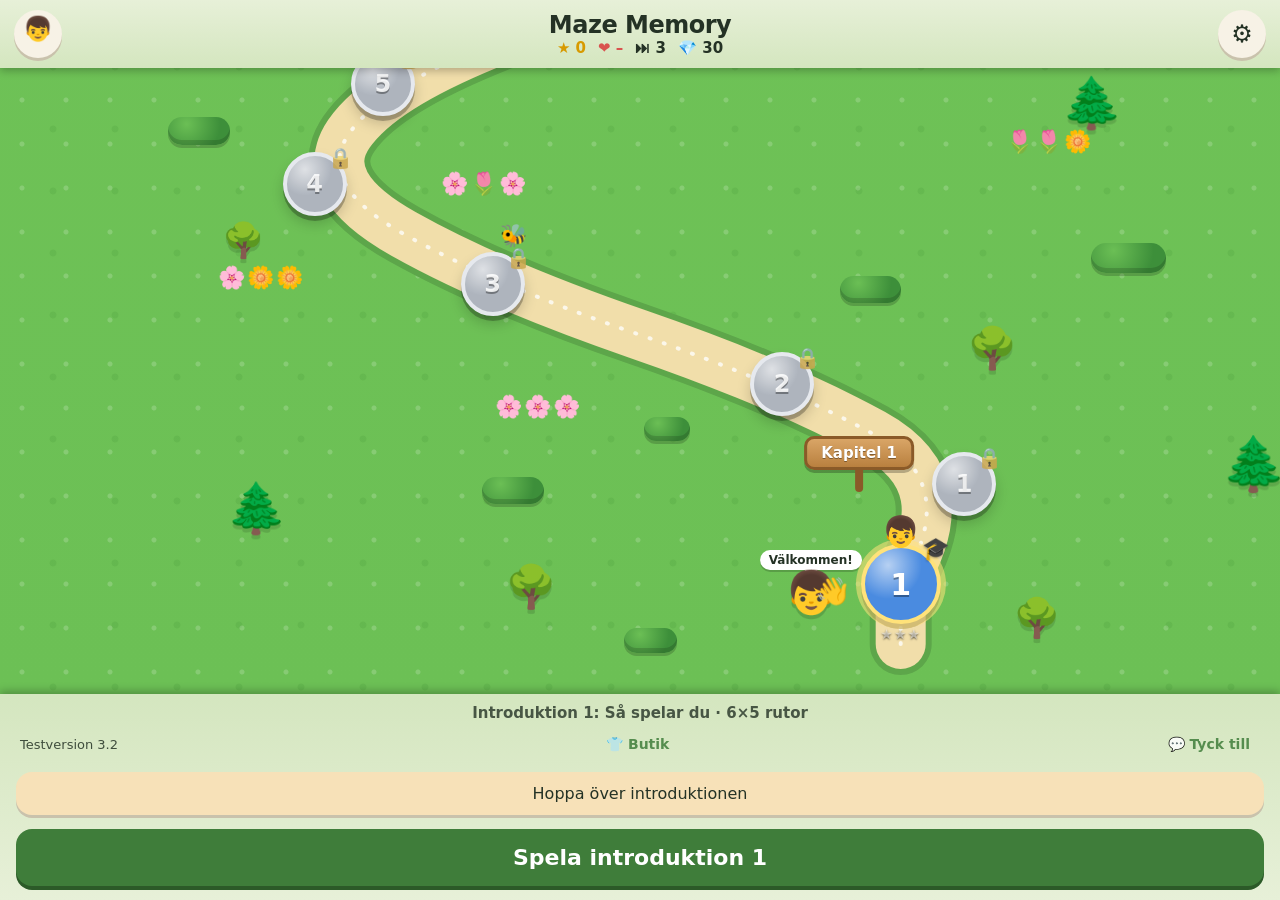
<file: web/index.html>
<!doctype html>
<html lang="sv">
<head>
  <meta charset="utf-8">
  <meta name="viewport" content="width=device-width, initial-scale=1, maximum-scale=1, user-scalable=no, viewport-fit=cover">
  <meta name="apple-mobile-web-app-capable" content="yes">
  <title>Maze Memory</title>
  <link rel="icon" href="icons/icon-192.png">
  <link rel="apple-touch-icon" href="icons/icon-180.png">
  <link rel="manifest" href="manifest.webmanifest">
  <meta name="theme-color" content="#3f7d3a">
  <meta name="apple-mobile-web-app-title" content="Maze Memory">
  <link rel="stylesheet" href="style.css">
</head>
<body>
  <!-- Startskärm -->
  <div id="splash">
    <svg class="art" viewBox="0 0 360 420" aria-hidden="true">
      <defs>
        <radialGradient id="glow" cx="50%" cy="50%" r="50%"><stop offset="0" stop-color="#8fd9f2"/><stop offset="1" stop-color="#8fd9f2" stop-opacity="0"/></radialGradient>
      </defs>
      <ellipse cx="180" cy="210" rx="180" ry="200" fill="url(#glow)"/>
      <!-- häckar -->
      <g fill="#3f9a3a" stroke="#256b2a" stroke-width="3" stroke-linejoin="round">
        <rect x="30" y="250" width="300" height="24" rx="12"/>
        <rect x="30" y="250" width="24" height="130" rx="12"/>
        <rect x="306" y="250" width="24" height="130" rx="12"/>
        <rect x="30" y="356" width="300" height="24" rx="12"/>
        <rect x="90" y="250" width="24" height="76" rx="12"/>
        <rect x="150" y="304" width="24" height="76" rx="12"/>
        <rect x="210" y="250" width="24" height="76" rx="12"/>
        <rect x="210" y="304" width="96" height="24" rx="12"/>
        <rect x="90" y="304" width="84" height="24" rx="12"/>
      </g>
      <path d="M 66 344 L 66 290 L 132 290 L 132 344 L 192 344 L 192 290 L 258 290 L 258 344 L 294 344" fill="none" stroke="#ff4f8b" stroke-width="9" stroke-linecap="round" stroke-linejoin="round" opacity=".95"/>
      <!-- gubben -->
      <g transform="translate(66 322)">
        <ellipse cx="0" cy="24" rx="20" ry="6" fill="#2f6fb4" opacity=".6"/>
        <circle cx="0" cy="4" r="17" fill="#f3a04a" stroke="#c16f1e" stroke-width="2"/>
        <path d="M -15 -8 L -13 -26 L -2 -14 Z M 15 -8 L 13 -26 L 2 -14 Z" fill="#f3a04a" stroke="#c16f1e" stroke-width="2" stroke-linejoin="round"/>
        <circle cx="-6" cy="2" r="3" fill="#2b2b2b"/><circle cx="6" cy="2" r="3" fill="#2b2b2b"/>
        <path d="M -4 9 Q 0 13 4 9" fill="none" stroke="#7a3d10" stroke-width="2" stroke-linecap="round"/>
      </g>
      <!-- stjärnan -->
      <path transform="translate(294 330)" d="M0 -16 L5 -5 L17 -4 L8 4 L11 16 L0 10 L-11 16 L-8 4 L-17 -4 L-5 -5 Z" fill="#ffd25a" stroke="#c9961a" stroke-width="2.5" stroke-linejoin="round"/>
    </svg>
    <div class="logo"><span class="l1">Maze</span><span class="l2">Memory</span><small>Minns vägen ut</small></div>
    <div class="load"><div id="load-fill"></div><span id="load-pct">0%</span></div>
    <div class="ver">version 1.7</div>
  </div>

  <canvas id="scene"></canvas>
  <div id="danger" class="hidden"></div>
  <div id="rear" class="hidden"><span>Bakom dig</span></div>

  <!-- HUD -->
  <div id="hud" class="hidden">
    <div class="hud-row">
      <span id="hud-level">Bana 1</span>
      <span id="hud-lives">❤❤❤</span>
      <span id="hud-wrong">✗ 0</span>
    </div>
    <div class="bar"><div id="bar-fill"></div></div>
    <div id="hud-phase">Studera kartan</div>
  </div>

  <button id="leave" class="round hidden" aria-label="Lämna banan">✕</button>
  <div id="levelcard" class="hidden"><b id="lc-title"></b><span id="lc-sub"></span><span id="lc-note"></span></div>
  <div id="hint" class="hidden"></div>
  <div id="pop"></div>
  <button id="demo-cta" class="hidden">📲 Ladda ner</button>
  <button id="ready" class="hidden">Jag är redo</button>
  <button id="back-study" class="round hidden" aria-label="Tillbaka till menyn">←</button>
  <button id="peek-close" class="hidden">Stäng kartan</button>
  <button id="tilt" class="round hidden" aria-label="Ändra vinkeln på kartan">◢</button>

  <div id="compass" class="hidden"><div id="needle"><span>N</span></div><span id="peek-count" class="hidden"></span></div>

  <div id="controls" class="hidden">
    <button data-rel="left" aria-label="Vänster">←</button>
    <button data-rel="forward" aria-label="Rakt fram">↑</button>
    <button data-rel="right" aria-label="Höger">→</button>
    <button id="hide" class="hide hidden">Göm dig i tunnan</button>
    <button id="unhide" class="hide hidden">Kom fram</button>
    <button data-rel="back" aria-label="Vänd tillbaka" class="back">↩ Vänd</button>
  </div>

  <!-- Meny: bankarta -->
  <div id="menu" class="menu">
    <div class="menu-top">
      <button id="hero-btn" class="round" aria-label="Välj figur"><span id="hero-emoji">👦</span><small id="hero-name"></small></button>
      <div class="menu-title">
        <h1>Maze Memory</h1>
        <div class="menu-stats"><span id="stat-stars">★ 0</span><span id="stat-lives">❤ 3</span><span id="stat-skips">⏭ 3</span><span id="stat-gems">💎 30</span></div>
      </div>
      <button id="settings-btn" class="round" aria-label="Inställningar">⚙</button>
    </div>

    <div id="map" class="map"><div id="map-inner" class="map-inner"></div></div>

    <div class="menu-bottom">
      <div id="lvl-info" class="info"></div>
      <div class="menu-foot"><span id="version"></span><button id="shop-btn" class="linkish">👕 Butik</button><button id="feedback-btn" class="linkish">💬 Tyck till</button></div>
      <button id="skip-intro" class="hidden">Hoppa över introduktionen</button>
      <button id="play" class="primary">Spela</button>
    </div>
  </div>

  <!-- Inställningar -->
  <div id="sheet-settings" class="panel sheet hidden">
    <h1>Inställningar</h1>

    <h2>Spelläge</h2>
    <div class="seg" id="seg-mode">
      <button data-v="navigator">Navigator<small>Hitta vägen själv</small></button>
      <button data-v="memory" class="on">Memory<small>Vägen är markerad</small></button>
    </div>
    <p class="note">Memory: den rosa linjen visar rätt väg medan du studerar kartan. Navigator: ingen linje, du hittar vägen själv med blicken och memorerar den. Det är svårare.</p>

    <h2>Extra</h2>
    <label class="chk"><input id="opt-monsters" type="checkbox"> Monsterbanor (tillval)</label>
    <p class="note">Några banor får ett monster som jagar dig. Du kan gömma dig i tunnor. Det är svårare, och inget du behöver.</p>

    <h2>Ljud</h2>
    <label class="chk"><input id="snd-sfx" type="checkbox" checked> Ljudeffekter</label>
    <label class="chk"><input id="snd-music" type="checkbox" checked> Musik</label>

    <h2>Tempo</h2>
    <div class="seg" id="seg-diff">
      <button data-v="easy">Lugnt</button>
      <button data-v="medium" class="on">Normalt</button>
      <button data-v="hard">Snabbt</button>
    </div>

    <details>
      <summary>Testinställningar</summary>
      <label>Labyrintstorlek (rutor per sida, 0 = enligt bana)
        <input id="dbg-size" type="number" min="0" max="40" value="0">
      </label>
      <label>Studietid (sek, 0 = enligt tempo)
        <input id="dbg-study" type="number" min="0" max="120" value="0">
      </label>
      <label>Kameravridning (grader/sek, lägre = lugnare)
        <input id="dbg-cam" type="number" min="10" max="360" step="5" value="60">
      </label>
      <label>Vändning (grader/sek, högre = snabbare)
        <input id="dbg-uturn" type="number" min="60" max="720" step="20" value="280">
      </label>
      <label>Tidsgräns, faktor
        <input id="dbg-time" type="number" min="0.3" max="5" step="0.1" value="1">
      </label>
      <label>Lås upp alla banor (ingen progression)
        <input id="dbg-levels" type="checkbox">
      </label>
      <label>Lås upp alla figurer
        <input id="dbg-unlock" type="checkbox">
      </label>
      <button id="reset-save">Nollställ sparad progress</button>
    </details>

    <button id="feedback-btn2">💬 Skicka feedback</button>
    <button id="settings-close" class="primary">Klar</button>
  </div>

  <!-- Feedback -->
  <div id="sheet-feedback" class="panel sheet hidden">
    <h1>Tyck till!</h1>
    <p class="note">Vad var roligt? Vad var svårt eller konstigt? Ju mer detaljer, desto bättre. Information om din telefon och dina senaste banor följer med automatiskt.</p>
    <textarea id="fb-text" rows="6" placeholder="Skriv här…"></textarea>
    <button id="fb-send" class="primary">Skicka</button>
    <button id="fb-cancel">Avbryt</button>
  </div>

  <!-- Välj figur -->
  <div id="sheet-hero" class="panel sheet hidden">
    <h1>Välj figur</h1>
    <p id="hero-stars" class="tag"></p>
    <div id="hero-grid" class="hero-grid"></div>
    <button id="hero-shop">👕 Butiken: kläder och tillbehör</button>
    <button id="hero-rename">✏️ Byt namn</button>
    <button id="hero-close" class="primary">Klar</button>
  </div>

  <!-- Butik: figuren syns överst (ritas i spelets 3D-vy), varorna nedanför -->
  <div id="sheet-shop" class="hidden">
    <div id="shop-head">
      <button id="shop-back" class="round" aria-label="Tillbaka">←</button>
      <div class="shop-title"><b id="shop-name"></b><button id="shop-rename" class="linkish">✏️ Byt namn</button></div>
      <div id="shop-gems">💎 0</div>
    </div>
    <div id="shop-panel">
      <div id="shop-tabs"></div>
      <div id="shop-grid"></div>
      <button id="shop-buygems">💎 Köp diamanter</button>
    </div>
  </div>

  <!-- Förklaringar och frågor -->
  <div id="dialog" class="hidden">
    <div class="dialog-card">
      <h2 id="dialog-title"></h2>
      <p id="dialog-text"></p>
      <input id="dialog-input" class="hidden" autocomplete="off" autocapitalize="words" maxlength="12">
      <div class="dialog-buttons">
        <button id="dialog-secondary" class="hidden"></button>
        <button id="dialog-primary" class="primary">Okej</button>
      </div>
    </div>
  </div>

  <!-- Spelbar annons: slutkort -->
  <div id="demo-end" class="panel hidden">
    <h1 id="demo-title"></h1>
    <p id="demo-text"></p>
    <button id="demo-download" class="primary">📲 Ladda ner Maze Memory</button>
    <button id="demo-again">Spela igen</button>
  </div>

  <!-- Resultat -->
  <div id="result" class="panel hidden">
    <h1 id="res-title"></h1>
    <div id="res-stars" class="stars big"></div>
    <p id="res-text"></p>
    <button id="res-next" class="primary">Nästa bana</button>
    <button id="res-shop" class="hidden">👕 Butiken</button>
    <button id="res-skip" class="hidden">Hoppa över banan</button>
    <button id="res-again">Spela om</button>
    <button id="res-menu">Meny</button>
  </div>

  <script type="module" src="src/game.js"></script>
</body>
</html>
</file>
<file: web/style.css>
:root {
  --bg: #dfe8d6;
  --ink: #243225;
  --accent: #3f7d3a;
  --accent-ink: #ffffff;
  --card: #f7f2e6;
  --soft: #c9c2ac;
}

* { box-sizing: border-box; -webkit-tap-highlight-color: transparent; }

html, body {
  margin: 0;
  height: 100%;
  overflow: hidden;
  background: var(--bg);
  color: var(--ink);
  font-family: ui-rounded, "SF Pro Rounded", system-ui, -apple-system, "Segoe UI", sans-serif;
  touch-action: none;
  user-select: none;
  -webkit-user-select: none;
}

#scene { position: fixed; inset: 0; width: 100%; height: 100%; display: block; }
.hidden { display: none !important; }

button {
  font: inherit;
  color: inherit;
  border: 0;
  border-radius: 16px;
  background: var(--card);
  padding: 12px 16px;
  box-shadow: 0 3px 0 var(--soft);
  cursor: pointer;
}
button:active { transform: translateY(2px); box-shadow: 0 1px 0 var(--soft); }
button:disabled { opacity: .3; pointer-events: none; }

/* HUD */
#hud {
  position: fixed; top: 0; left: 0; right: 0;
  padding: calc(env(safe-area-inset-top) + 10px) 16px 0;
  pointer-events: none;
  color: #fff;
  text-shadow: 0 1px 4px rgba(0,0,0,.55);
}
.hud-row { display: flex; justify-content: space-between; font-weight: 700; font-size: 17px; }
#hud-lives { color: #d9534f; letter-spacing: 2px; }
.bar { height: 10px; border-radius: 6px; background: rgba(255,255,255,.65); margin-top: 8px; overflow: hidden; }
#bar-fill { height: 100%; width: 100%; background: #5aa646; border-radius: 6px; transition: background .3s; }
#bar-fill.low { background: #e08a3c; }
#hud-phase { margin-top: 8px; text-align: center; font-weight: 700; font-size: 20px; }

#ready, #peek-close {
  white-space: nowrap;
  position: fixed; left: 50%; transform: translateX(-50%);
  bottom: calc(env(safe-area-inset-bottom) + 28px);
  background: var(--accent); color: var(--accent-ink);
  font-weight: 800; font-size: 20px; padding: 16px 36px; box-shadow: 0 4px 0 #2c5a28;
}

/* Kompass: syns när figuren står still */
#compass {
  cursor: pointer; pointer-events: auto;
  position: fixed; right: 16px; top: 120px;
  width: 64px; height: 64px; border-radius: 50%;
  background: var(--card); box-shadow: 0 3px 0 var(--soft);
  display: grid; place-items: center;
}
#peek-count {
  position: absolute; right: -6px; bottom: -8px; background: var(--accent); color: var(--accent-ink);
  border-radius: 12px; padding: 2px 8px; font-size: 14px; font-weight: 800; box-shadow: 0 2px 0 #2c5a28;
}
#needle { width: 100%; height: 100%; position: relative; transition: transform .35s ease; }
#needle span {
  position: absolute; top: 4px; left: 50%; transform: translateX(-50%);
  font-weight: 800; font-size: 15px; color: #d9534f;
}
#needle::after {
  content: ""; position: absolute; left: 50%; top: 24px; width: 2px; height: 16px;
  background: #d9534f; transform: translateX(-50%); border-radius: 2px;
}

/* Riktningsknappar: fasta platser så tummen lär sig dem */
#controls {
  position: fixed; left: 0; right: 0;
  bottom: calc(env(safe-area-inset-bottom) + 18px);
  display: grid; grid-template-columns: 1fr 1fr 1fr; gap: 10px;
  padding: 0 16px; max-width: 460px; margin: 0 auto;
}
#controls button { font-size: 34px; font-weight: 800; padding: 18px 0; background: var(--card); }
#controls .back { grid-column: 1 / -1; font-size: 18px; padding: 12px 0; }

/* Paneler */
.panel {
  position: fixed; inset: 0;
  display: flex; flex-direction: column; align-items: center; justify-content: center;
  gap: 10px; padding: 24px 20px; overflow-y: auto;
  background: rgba(223,232,214,.95);
  text-align: center;
}
.panel > * { width: min(100%, 420px); }
h1 { margin: 0; font-size: 38px; letter-spacing: -.5px; }
h2 { margin: 12px 0 0; font-size: 14px; text-transform: uppercase; letter-spacing: 1px; opacity: .7; }
.tag { margin: 0 0 8px; opacity: .8; }
.seg { display: flex; gap: 8px; }
.seg button { flex: 1; font-weight: 700; }
.seg button small { display: block; font-weight: 400; font-size: 12px; opacity: .75; margin-top: 2px; }
.seg button.on { background: var(--accent); color: var(--accent-ink); box-shadow: 0 3px 0 #2c5a28; }
.stepper { display: flex; align-items: center; justify-content: center; gap: 24px; }
.stepper button { width: 52px; font-size: 26px; font-weight: 800; }
#lvl-num { font-size: 36px; font-weight: 800; min-width: 60px; }
.stars { font-size: 22px; color: #f2b632; min-height: 28px; letter-spacing: 3px; }
.stars.big { font-size: 52px; }
.stars .off { color: #fff; opacity: .75; }
button.primary {
  background: var(--accent); color: var(--accent-ink);
  font-weight: 800; font-size: 22px; padding: 16px; margin-top: 10px; box-shadow: 0 4px 0 #2c5a28;
}
details { margin-top: 12px; text-align: left; font-size: 14px; }
details label { display: flex; justify-content: space-between; align-items: center; gap: 12px; margin: 8px 0; }
details input { width: 70px; font: inherit; padding: 6px; border-radius: 8px; border: 1px solid var(--soft); }

#danger {
  position: fixed; inset: 0; pointer-events: none; opacity: 0;
  box-shadow: inset 0 0 90px 30px rgba(217, 48, 74, .9);
  transition: opacity .15s;
}
.info { font-weight: 700; opacity: .8; margin-top: -4px; }

#rear {
  position: fixed; pointer-events: none;
  top: 118px; left: max(16px, env(safe-area-inset-left, 0px));
  width: min(38vw, 170px); height: 104px;
  border: 3px solid var(--card); border-radius: 10px;
  box-shadow: 0 3px 8px rgba(0,0,0,.35);
}
#rear span {
  position: absolute; left: 6px; bottom: 4px;
  font-size: 12px; font-weight: 700; color: #fff; text-shadow: 0 1px 3px rgba(0,0,0,.7);
}

#controls .hide { grid-column: 1 / -1; font-size: 20px; font-weight: 800; padding: 14px 0; background: #e9c48c; color: #4f3219; box-shadow: 0 3px 0 #b08a54; }

/* ---------- Meny med bankarta ---------- */
.menu {
  position: fixed; inset: 0; display: flex; flex-direction: column;
  background: #6f9a52;
}
.menu-top {
  display: flex; align-items: center; justify-content: space-between; gap: 8px;
  padding: calc(env(safe-area-inset-top, 0px) + 10px) max(14px, env(safe-area-inset-right, 0px)) 10px max(14px, env(safe-area-inset-left, 0px));
  background: linear-gradient(#e7f0d8, #d4e6bf);
  box-shadow: 0 3px 8px rgba(0,0,0,.25); position: relative; z-index: 2;
}
.menu-title { text-align: center; }
.menu-title h1 { font-size: 24px; margin: 0; }
.menu-stats { display: flex; gap: 12px; justify-content: center; font-weight: 800; font-size: 15px; }
#stat-stars { color: #d79a00; }
#stat-lives { color: #d9534f; }
.round { width: 48px; height: 48px; border-radius: 50%; padding: 0; font-size: 24px; display: grid; place-items: center; }

.map { flex: 1; overflow-y: auto; overflow-x: hidden; position: relative; touch-action: pan-y; -webkit-overflow-scrolling: touch; }
.map-inner { position: relative; width: 100%; }
.map-inner svg { position: absolute; inset: 0; width: 100%; height: 100%; pointer-events: none; }
.deco { position: absolute; pointer-events: none; }
.deco.hedge { background: #3b8433; border-radius: 10px; box-shadow: inset 0 -6px 0 rgba(0,0,0,.18), 0 2px 0 rgba(0,0,0,.2); }
.deco.tree { width: 34px; height: 34px; border-radius: 50%; background: #57a844; box-shadow: inset -5px -6px 0 rgba(0,0,0,.18), 0 3px 0 #5a3b24; }

.node {
  position: absolute; width: 64px; height: 64px; margin: -32px 0 0 -32px; padding: 0;
  border-radius: 50%; font-size: 24px; font-weight: 800; color: #fff; text-shadow: 0 2px 0 rgba(0,0,0,.35);
  border: 4px solid #fff; box-shadow: 0 4px 0 rgba(0,0,0,.3);
  display: grid; place-items: center;
}
.node.easy { background-color: #4cc255; }
.node.mid { background-color: #f5aa22; }
.node.hard { background-color: #ee5a50; }
.node.monster { background-color: #8a5fd6; }
.node .mons { position: absolute; top: -10px; right: -10px; font-size: 20px; text-shadow: none; }
.node .st { position: absolute; bottom: -22px; left: 50%; transform: translateX(-50%); font-size: 14px; color: #ffcf33; text-shadow: 0 1px 2px rgba(0,0,0,.6); white-space: nowrap; letter-spacing: 1px; }
.node .st .off { color: rgba(255,255,255,.5); }
.node.sel { width: 80px; height: 80px; margin: -40px 0 0 -40px; font-size: 30px; border-color: #ffe27a; box-shadow: 0 0 0 5px rgba(255,226,122,.55), 0 5px 0 rgba(0,0,0,.35); z-index: 3; }
.node .me { position: absolute; top: -34px; left: 50%; transform: translateX(-50%); font-size: 30px; text-shadow: none; animation: bob 1.2s ease-in-out infinite; }
@keyframes bob { 50% { transform: translate(-50%, -5px); } }
@media (prefers-reduced-motion: reduce) { .node .me { animation: none; } }

.menu-bottom {
  display: flex; flex-direction: column; gap: 6px; align-items: stretch; text-align: center;
  padding: 10px max(16px, env(safe-area-inset-right, 0px)) calc(env(safe-area-inset-bottom, 0px) + 14px) max(16px, env(safe-area-inset-left, 0px));
  background: linear-gradient(#d4e6bf, #e7f0d8); box-shadow: 0 -3px 8px rgba(0,0,0,.25); position: relative; z-index: 2;
}
.menu-bottom .primary { margin-top: 0; }
.menu-bottom .info { margin: 0; font-size: 15px; }

.sheet { z-index: 5; }
.hero-grid { display: grid; grid-template-columns: repeat(auto-fill, minmax(104px, 1fr)); gap: 10px; }
.hero-card { padding: 12px 6px; border-radius: 18px; display: flex; flex-direction: column; align-items: center; gap: 2px; font-weight: 800; position: relative; }
.hero-card .em { font-size: 44px; line-height: 1.1; }
.hero-card small { font-weight: 700; opacity: .75; }
.hero-card.on { background: var(--accent); color: #fff; box-shadow: 0 3px 0 #2c5a28; }
.hero-card.locked { opacity: .55; }
.hero-card.locked .em { filter: grayscale(1); }
.sheet { background: #dfe8d6 !important; }

#back-study {
  position: fixed; z-index: 3;
  left: max(16px, env(safe-area-inset-left, 0px));
  bottom: calc(env(safe-area-inset-bottom, 0px) + 28px);
  width: 56px; height: 56px; font-size: 28px; font-weight: 800;
}

#tilt {
  position: fixed; z-index: 3;
  right: max(16px, env(safe-area-inset-right, 0px));
  bottom: calc(env(safe-area-inset-bottom, 0px) + 28px);
  width: 56px; height: 56px; font-size: 26px; font-weight: 800;
}

/* Snabb övertoning vid en vändning, i stället för en lång kamerasväng */
#cut { position: fixed; inset: 0; background: #10180f; opacity: 0; pointer-events: none; transition: opacity .3s ease-out; }
#cut.on { opacity: 1; transition: opacity .1s ease-in; }

.node.intro { background-color: #4a8be0; }
.node.expedition { background-color: #e58a2f; }

/* Lämna banan */
#leave {
  position: fixed; z-index: 3;
  left: max(16px, env(safe-area-inset-left, 0px)); top: 124px;
  width: 44px; height: 44px; font-size: 20px; font-weight: 800;
}
#rear { top: 176px; }

/* Förklaringsruta */
#dialog {
  position: fixed; inset: 0; z-index: 8;
  display: flex; align-items: flex-start; justify-content: center;
  padding: calc(env(safe-area-inset-top, 0px) + 96px) 20px 20px;
  background: rgba(10, 20, 10, .35);
}
.dialog-card {
  width: min(100%, 380px); background: var(--card); border-radius: 22px; padding: 18px 18px 16px;
  box-shadow: 0 6px 0 var(--soft), 0 12px 30px rgba(0,0,0,.35); text-align: center;
}
.dialog-card h2 { margin: 0 0 6px; font-size: 20px; text-transform: none; letter-spacing: 0; opacity: 1; }
.dialog-card p { margin: 0 0 14px; font-size: 17px; line-height: 1.35; }
.dialog-buttons { display: flex; gap: 10px; }
.dialog-buttons button { flex: 1; font-weight: 800; }
.dialog-buttons .primary { margin-top: 0; font-size: 18px; padding: 14px; }

/* Markering av det som förklaras och den pil man ska trycka på */
#dialog.low { padding-top: 340px; }
.coach-hi { animation: coachPulse 1s ease-in-out infinite; outline: 4px solid #ffd23f; outline-offset: 3px; border-radius: 16px; z-index: 9; }
@keyframes coachPulse { 50% { outline-color: rgba(255, 210, 63, .25); } }
#controls button.guide { animation: coachPulse 0.9s ease-in-out infinite; outline: 4px solid #ffd23f; outline-offset: 2px; }
@media (prefers-reduced-motion: reduce) { .coach-hi, #controls button.guide { animation: none; } }

/* Tips ovanför knapparna */
#hint {
  position: fixed; left: 0; right: 0; z-index: 4; text-align: center; pointer-events: none;
  bottom: calc(env(safe-area-inset-bottom, 0px) + 232px);
}
#hint span {
  display: inline-block; background: rgba(247, 242, 230, .96); color: var(--ink); font-weight: 800;
  padding: 8px 14px; border-radius: 14px; box-shadow: 0 3px 0 rgba(0,0,0,.2);
}

/* Startskärm */
#splash {
  position: fixed; inset: 0; z-index: 100;
  display: flex; flex-direction: column; align-items: center; justify-content: space-between;
  padding: calc(env(safe-area-inset-top, 0px) + 40px) 24px calc(env(safe-area-inset-bottom, 0px) + 36px);
  background: linear-gradient(#bfe8ff 0%, #e2fbff 60%, #f3ffe8 100%);
  transition: opacity .5s ease-out;
}
#splash.done { opacity: 0; pointer-events: none; }
#splash .logo { order: 1; display: flex; flex-direction: column; align-items: center; line-height: .95; text-align: center; margin-top: 8px; }
#splash .l1, #splash .l2 {
  font-size: clamp(54px, 18vw, 84px); font-weight: 900; letter-spacing: -1px;
  -webkit-text-stroke: 9px #14397d; paint-order: stroke fill;
  filter: drop-shadow(0 5px 0 #0d2559);
}
#splash .l1 { color: #fff; }
#splash .l2 { color: #5fe0ff; }
#splash .logo small { margin-top: 14px; font-size: 18px; font-weight: 800; color: #2d6a8f; }
#splash .art { width: min(100%, 340px); height: auto; flex: 0 1 auto; order: 2; }
#splash .load {
  position: relative; width: min(78%, 320px); height: 34px; border-radius: 17px; overflow: hidden;
  background: #b4b8f2; border: 3px solid #fff; box-shadow: 0 0 0 3px #7c86e8;
  order: 3;
}
#load-fill { height: 100%; width: 0; background: linear-gradient(#2be6ff, #00c4e8); }
#load-pct { position: absolute; inset: 0; display: grid; place-items: center; font-weight: 900; color: #fff; -webkit-text-stroke: 3px #4a50b8; paint-order: stroke fill; }
#splash .ver { order: 4; margin-top: 14px; font-size: 14px; font-weight: 700; color: #8d95e0; }
.note { font-size: 14px; margin: 6px 0 0; opacity: .8; }

.node.clock { background-color: #26b8b8; }
#pop {
  position: fixed; left: 0; right: 0; top: 34%; text-align: center; z-index: 6; pointer-events: none;
  font-size: 44px; font-weight: 900; color: #ffe27a; -webkit-text-stroke: 7px #5a3d00; paint-order: stroke fill; opacity: 0;
}
#pop.go { animation: popUp 1.3s ease-out; }
@keyframes popUp {
  0% { opacity: 0; transform: translateY(20px) scale(.6); }
  15% { opacity: 1; transform: translateY(0) scale(1.15); }
  70% { opacity: 1; transform: translateY(-30px) scale(1); }
  100% { opacity: 0; transform: translateY(-60px) scale(1); }
}

.chk { display: flex; align-items: center; gap: 12px; font-size: 18px; font-weight: 700; padding: 8px 4px; }
.chk input { width: 24px; height: 24px; accent-color: var(--accent); }

textarea#fb-text { width: 100%; font: inherit; font-size: 17px; padding: 12px; border-radius: 14px; border: 2px solid var(--soft); background: #fff; color: var(--ink); resize: vertical; margin: 6px 0 12px; user-select: text; -webkit-user-select: text; }
.menu-foot { display: flex; justify-content: space-between; align-items: center; font-size: 13px; opacity: .85; margin: 2px 4px 8px; }
.linkish { background: none; box-shadow: none; padding: 6px 10px; font-size: 14px; font-weight: 800; color: var(--accent); }

.node.locked { background-color: #aab4c4; color: rgba(255,255,255,.85); border-color: #e4e9f2; filter: saturate(.6); }
.node .lock { position: absolute; top: -10px; right: -10px; font-size: 20px; text-shadow: none; }

.chap-tag-old { position: absolute; left: 50%; transform: translateX(-50%); background: rgba(255,255,255,.88); color: var(--ink); font-weight: 900; font-size: 14px; padding: 3px 14px; border-radius: 12px; box-shadow: 0 2px 0 rgba(0,0,0,.2); pointer-events: none; }
.chap-tag.done { background: #ffe9a8; }
#res-skip { background: #f7e1b8; }

/* Kartan: äng med moln, blommor och vinkande figurer */
.map { background: #7fcf62; }
.map-inner {
  background:
    radial-gradient(rgba(255,255,255,.18) 2px, transparent 3px) 0 0 / 44px 44px,
    radial-gradient(rgba(0,80,0,.07) 3px, transparent 4px) 22px 22px / 62px 62px,
    linear-gradient(#a7e486 0%, #7fcf62 40%, #6cc055 100%);
  overflow: hidden;
}
.node { background-image: radial-gradient(circle at 32% 24%, rgba(255,255,255,.6), rgba(255,255,255,0) 46%); box-shadow: 0 5px 0 rgba(0,0,0,.25), 0 8px 14px rgba(0,0,0,.18); }
.node.cleared { border-color: #fff3b0; }
.node .mons { top: -12px; right: -12px; font-size: 22px; filter: drop-shadow(0 1px 1px rgba(0,0,0,.3)); }
.deco.big { font-size: 40px; line-height: 1; filter: drop-shadow(0 4px 0 rgba(0,0,0,.12)); transform-origin: 50% 90%; animation: sway 5s ease-in-out infinite; }
.deco.flowers { display: flex; gap: 2px; font-size: 22px; line-height: 1; }
.deco.flowers span { display: inline-block; transform-origin: 50% 100%; animation: sway 3.4s ease-in-out infinite; }
.deco.bug { font-size: 22px; animation: flit 6s ease-in-out infinite; }
.deco.hedge { background: radial-gradient(circle at 30% 25%, #6bbf55, #3d8f3a 70%); box-shadow: inset 0 -5px 0 rgba(0,0,0,.15), 0 3px 0 rgba(0,0,0,.18); border-radius: 18px; }
.cloud { position: absolute; left: -200px; height: 26px; background: rgba(255,255,255,.8); border-radius: 30px; pointer-events: none; animation: drift linear infinite; }
.cloud::before, .cloud::after { content: ""; position: absolute; background: inherit; border-radius: 50%; }
.cloud::before { width: 38%; height: 150%; left: 14%; top: -62%; }
.cloud::after { width: 28%; height: 120%; left: 50%; top: -42%; }
.wave { position: absolute; width: 70px; text-align: center; pointer-events: none; }
.wave .fig { display: inline-block; font-size: 42px; line-height: 1; filter: drop-shadow(0 4px 0 rgba(0,0,0,.15)); animation: bob 1.6s ease-in-out infinite; }
.wave .hand { position: absolute; right: -2px; top: 26px; font-size: 26px; transform-origin: 70% 90%; animation: waving .9s ease-in-out infinite; }
.wave .bubble { display: block; margin: 0 auto 2px; background: #fff; border-radius: 12px; padding: 3px 9px; font-size: 12px; font-weight: 800; white-space: nowrap; box-shadow: 0 2px 0 rgba(0,0,0,.18); width: max-content; position: relative; left: 50%; transform: translateX(-50%); }
.wave .bubble::after { content: ""; position: absolute; left: 50%; bottom: -5px; width: 10px; height: 10px; background: #fff; transform: translateX(-50%) rotate(45deg); border-radius: 2px; }
.sign { position: absolute; transform: translateX(-50%); pointer-events: none; }
.sign b { display: block; background: linear-gradient(#d9a566, #b9803f); color: #fff; font-size: 15px; font-weight: 900; padding: 5px 14px; border-radius: 10px; border: 3px solid #8a5a28; box-shadow: 0 3px 0 rgba(0,0,0,.25); text-shadow: 0 1px 0 rgba(0,0,0,.35); white-space: nowrap; }
.sign::after { content: ""; display: block; width: 8px; height: 22px; margin: 0 auto; background: #8a5a28; border-radius: 0 0 4px 4px; }
.sign.done b { background: linear-gradient(#ffe48a, #f2b93a); color: #6b4a00; border-color: #c28a1c; text-shadow: none; }
@keyframes sway { 0%, 100% { transform: rotate(-4deg); } 50% { transform: rotate(4deg); } }
@keyframes flit { 0%, 100% { transform: translate(0, 0); } 25% { transform: translate(28px, -16px); } 50% { transform: translate(8px, -30px); } 75% { transform: translate(-22px, -10px); } }
@keyframes drift { from { transform: translateX(0); } to { transform: translateX(calc(100vw + 400px)); } }
@keyframes waving { 0%, 100% { transform: rotate(-18deg); } 50% { transform: rotate(22deg); } }
@media (prefers-reduced-motion: reduce) { .deco, .deco.flowers span, .cloud, .wave .fig, .wave .hand { animation: none; } }

.map-inner svg.bunting { position: absolute; left: 0; width: 100%; height: 28px; inset: auto; pointer-events: none; filter: drop-shadow(0 2px 0 rgba(0,0,0,.15)); }

.node.disco { background-color: #b44be0; }
.node.disco.cleared { border-color: #ffe27a; }

#skip-intro { width: 100%; margin-bottom: 8px; background: #f7e1b8; }

/* Banakort */
#levelcard {
  position: fixed; left: 50%; transform: translateX(-50%); z-index: 5;
  top: calc(env(safe-area-inset-top, 0px) + 138px); width: min(88%, 340px);
  display: flex; flex-direction: column; gap: 3px; text-align: center;
  background: rgba(247, 242, 230, .96); color: var(--ink); border-radius: 18px; padding: 12px 16px;
  box-shadow: 0 4px 0 rgba(0,0,0,.2), 0 10px 24px rgba(0,0,0,.25); animation: cardIn .35s ease-out;
}
#levelcard b { font-size: 20px; font-weight: 900; }
#levelcard #lc-sub { font-size: 14px; font-weight: 700; opacity: .8; }
#levelcard #lc-note { font-size: 13px; font-weight: 700; color: #2c5a28; }
#levelcard.out { opacity: 0; transition: opacity .5s ease-in; }
@keyframes cardIn { from { opacity: 0; transform: translateX(-50%) translateY(-14px); } to { opacity: 1; transform: translateX(-50%); } }

/* Dialog med inmatning */
#dialog-input { width: 100%; font: inherit; font-size: 20px; font-weight: 800; text-align: center; padding: 12px; border: 3px solid var(--soft); border-radius: 14px; margin: 4px 0 12px; background: #fff; color: var(--ink); user-select: text; -webkit-user-select: text; }

/* Butik */
#sheet-shop { position: fixed; inset: 0; z-index: 7; display: flex; flex-direction: column; pointer-events: none; }
#sheet-shop > * { pointer-events: auto; }
#shop-head { display: flex; align-items: center; gap: 10px; padding: calc(env(safe-area-inset-top, 0px) + 12px) 14px 8px; }
#shop-head .round { position: static; width: 48px; height: 48px; font-size: 22px; flex: none; }
.shop-title { flex: 1; display: flex; flex-direction: column; align-items: flex-start; text-shadow: 0 1px 0 rgba(255,255,255,.7); }
.shop-title b { font-size: 22px; font-weight: 900; }
#shop-gems { background: #fff; border-radius: 16px; padding: 8px 14px; font-size: 20px; font-weight: 900; box-shadow: 0 3px 0 rgba(0,0,0,.2); }
#shop-panel { margin-top: auto; height: 58%; background: linear-gradient(#fff7e6, #f5ead2); border-radius: 26px 26px 0 0; padding: 12px 12px calc(env(safe-area-inset-bottom, 0px) + 12px); display: flex; flex-direction: column; gap: 10px; box-shadow: 0 -4px 14px rgba(0,0,0,.25); }
#shop-tabs { display: flex; gap: 6px; overflow-x: auto; flex: none; padding-bottom: 2px; }
#shop-tabs button { flex: none; padding: 8px 12px; border-radius: 14px; font-size: 15px; font-weight: 800; background: #fff; box-shadow: 0 2px 0 var(--soft); white-space: nowrap; }
#shop-tabs button.on { background: var(--accent); color: #fff; box-shadow: 0 2px 0 #2c5a28; }
#shop-grid { flex: 1; overflow-y: auto; display: grid; grid-template-columns: repeat(3, 1fr); gap: 8px; align-content: start; -webkit-overflow-scrolling: touch; touch-action: pan-y; }
.shop-item { display: flex; flex-direction: column; align-items: center; gap: 2px; padding: 8px 4px; background: #fff; border-radius: 16px; box-shadow: 0 3px 0 var(--soft); font-size: 13px; font-weight: 800; position: relative; }
.shop-item .em { font-size: 34px; line-height: 1.1; }
.shop-item small { font-size: 12px; font-weight: 800; color: #6b5a2a; }
.shop-item.on { outline: 4px solid #ffd23f; }
.shop-item.owned small { color: #2c5a28; }
.shop-item.poor { opacity: .6; }
#shop-buygems { background: #e4f4ff; flex: none; font-weight: 900; }
.gem-pack { display: flex; justify-content: space-between; align-items: center; background: #e4f4ff; margin: 6px 0; padding: 14px 16px; border-radius: 16px; font-size: 18px; font-weight: 900; width: 100%; }
#hero-shop, #hero-rename { background: #f7e1b8; }
#res-shop { background: #e4f4ff; }

#hero-name { display: block; font-size: 10px; font-weight: 900; line-height: 1; margin-top: -4px; max-width: 56px; overflow: hidden; text-overflow: ellipsis; }
#hero-btn { flex-direction: column; }

/* Spelbar annons (demoläge) */
body.demo #leave, body.demo #back-study, body.demo #compass, body.demo #skip-intro, body.demo #menu { display: none !important; }
#demo-cta { position: fixed; z-index: 4; right: max(12px, env(safe-area-inset-right, 0px)); top: calc(env(safe-area-inset-top, 0px) + 124px); padding: 10px 16px; border-radius: 22px; background: #ff5d9e; color: #fff; font-weight: 900; font-size: 16px; box-shadow: 0 4px 0 #b02a66; animation: pulse 1.6s ease-in-out infinite; }
@keyframes pulse { 0%, 100% { transform: scale(1); } 50% { transform: scale(1.07); } }
#demo-end { z-index: 9; }
#demo-end h1 { font-size: 34px; }
#demo-download { background: #ff5d9e; box-shadow: 0 5px 0 #b02a66; font-size: 22px; padding: 18px; }
</file>
